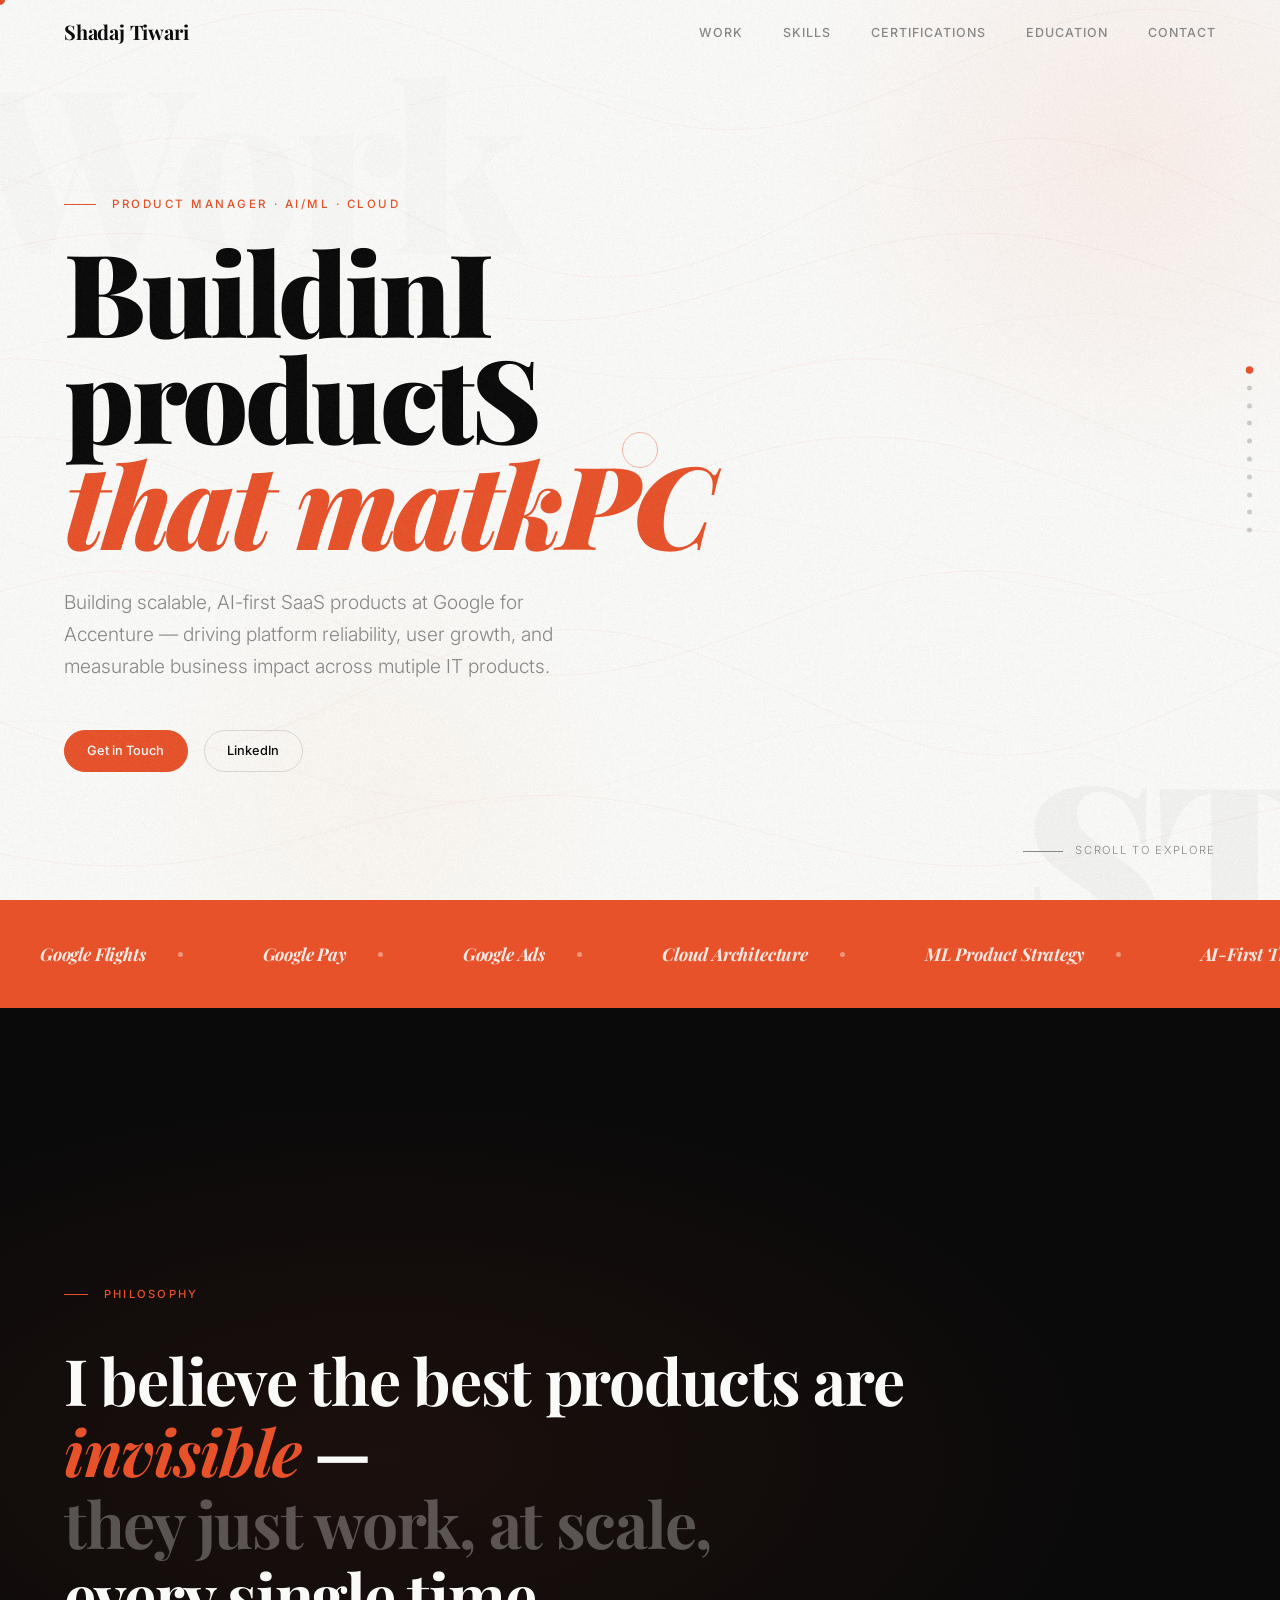
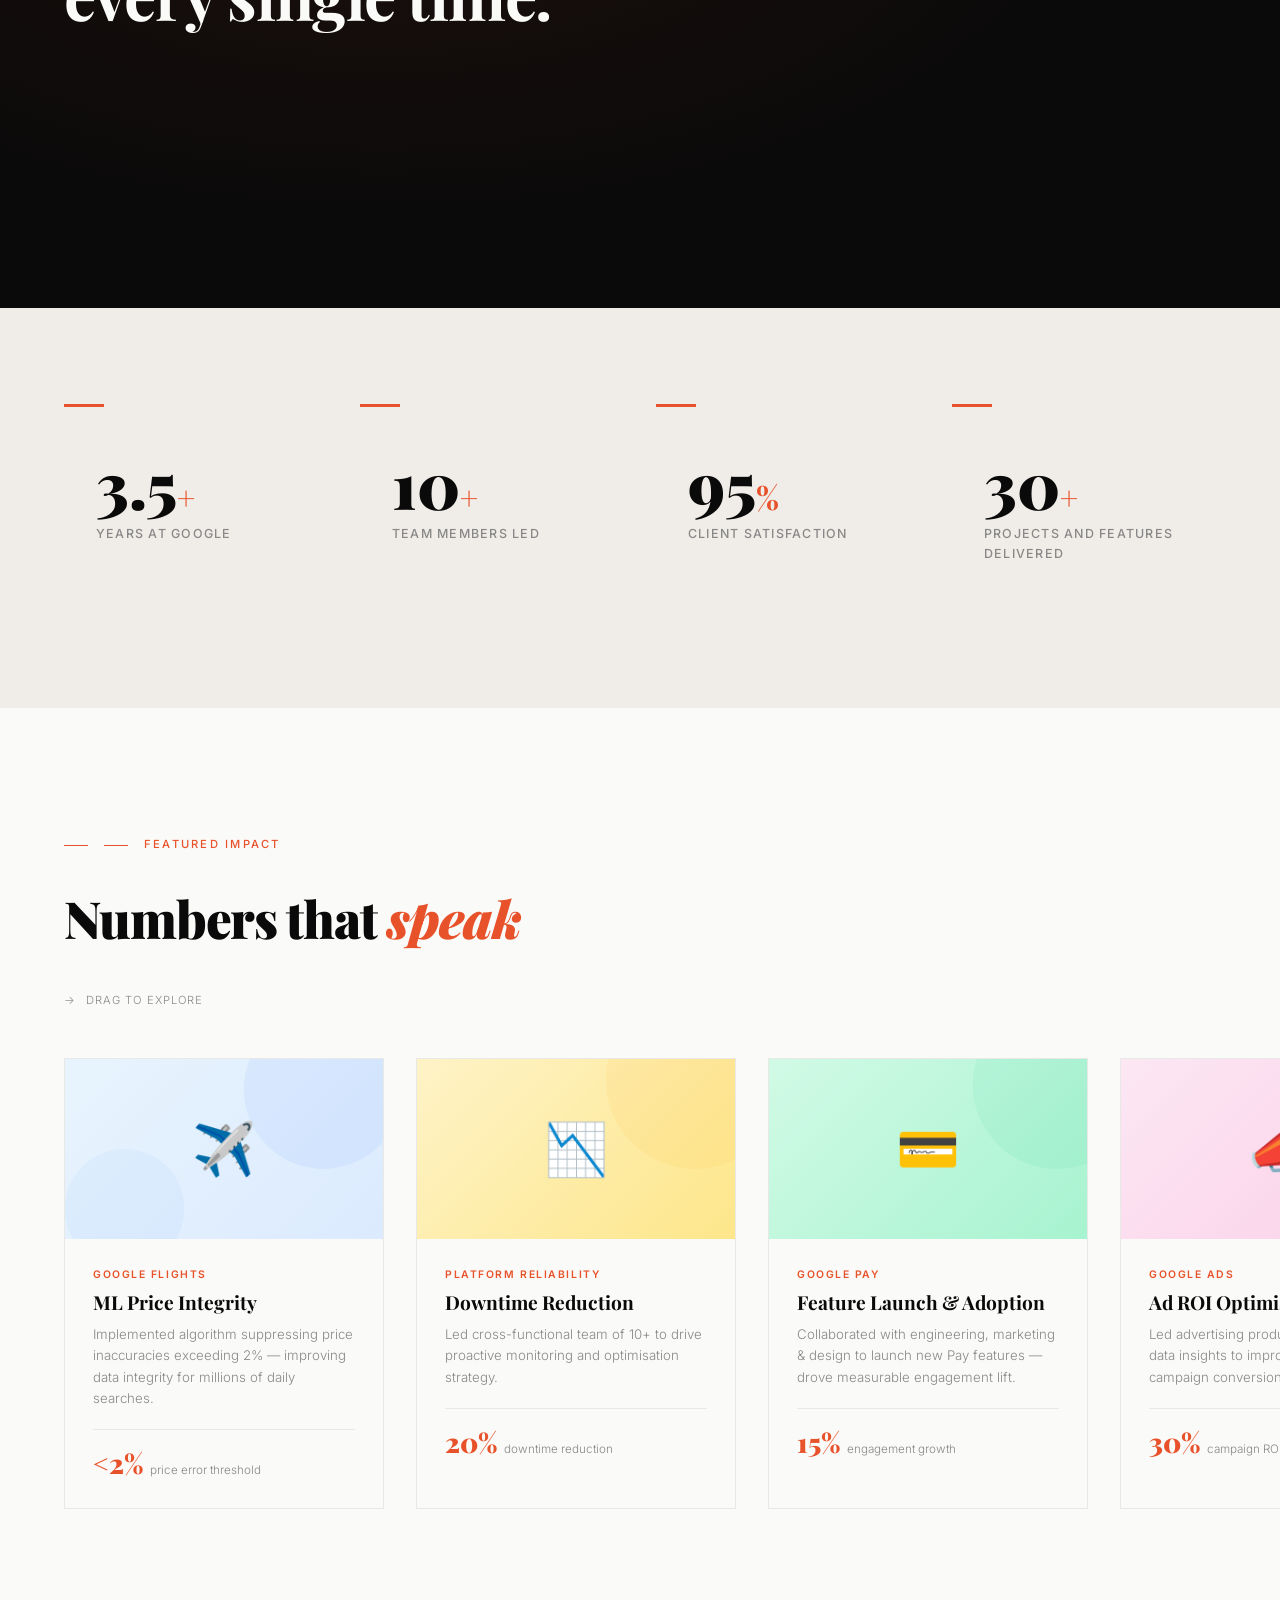
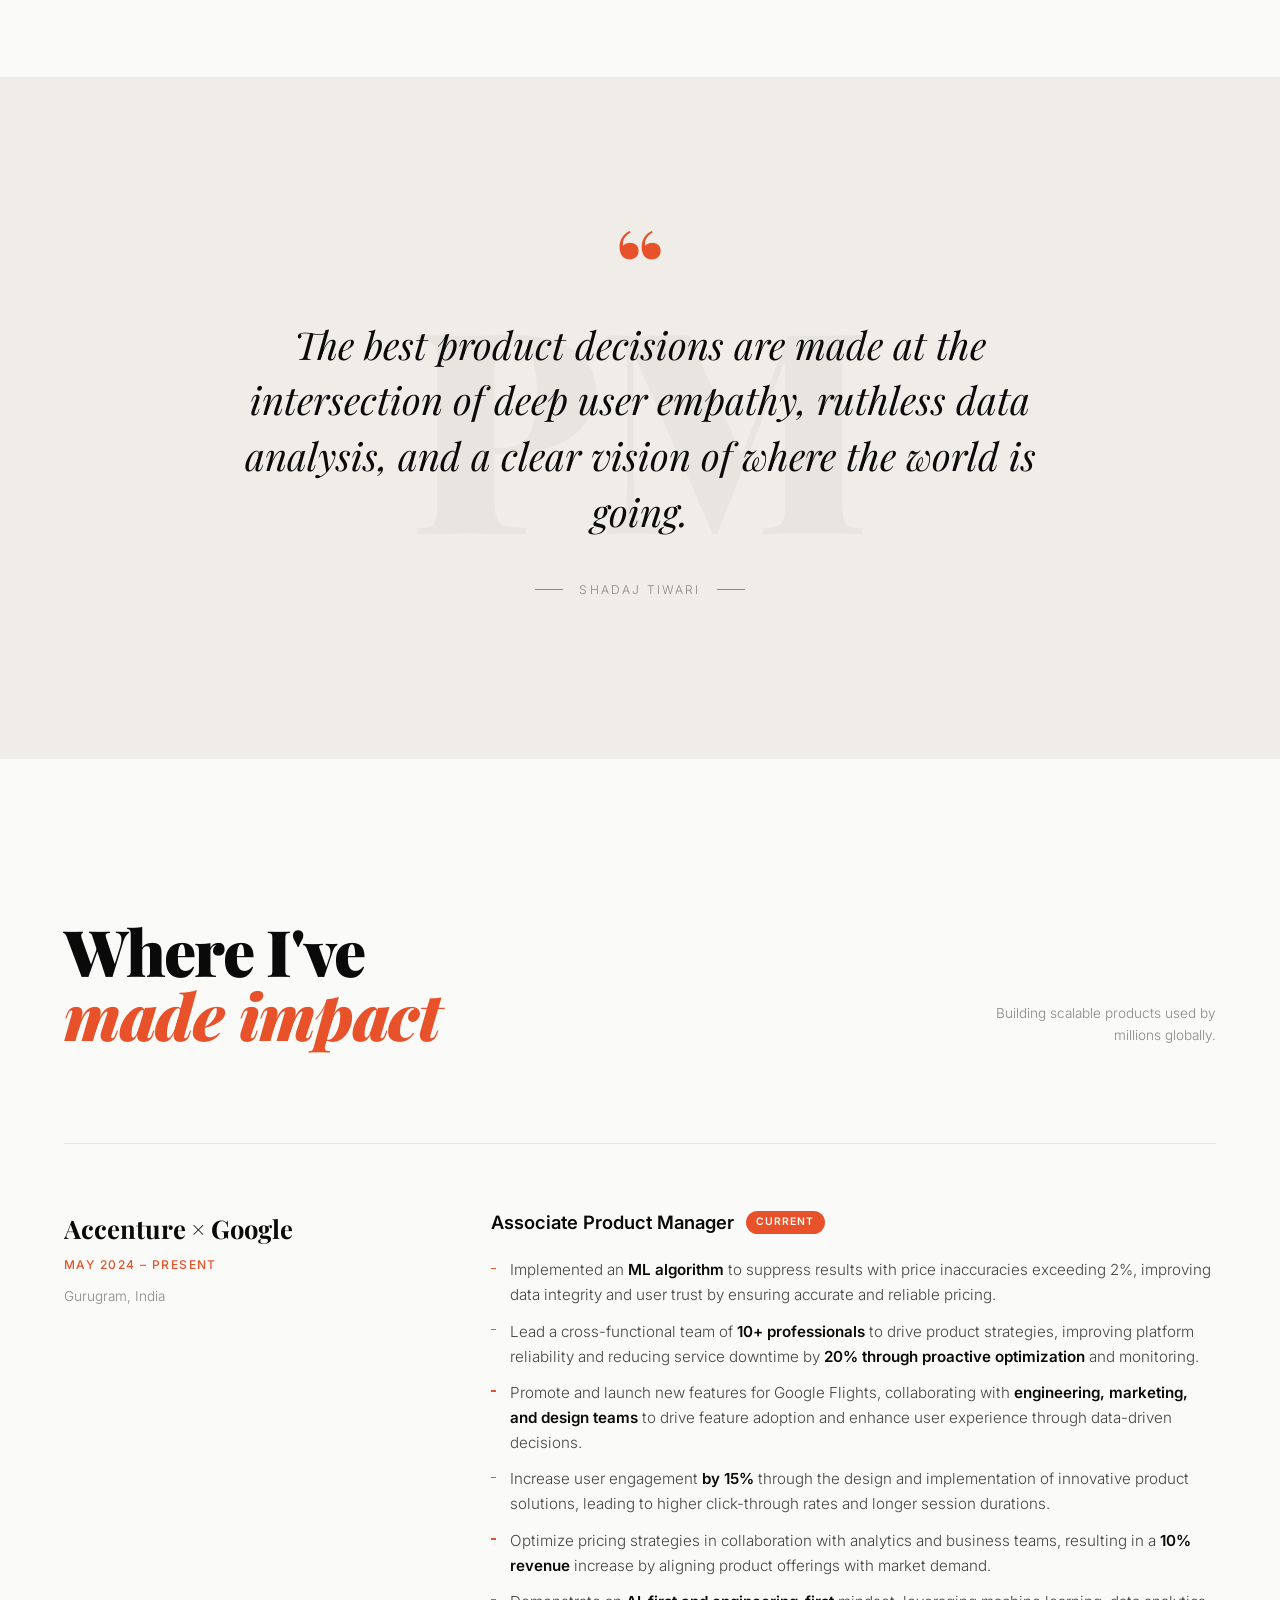
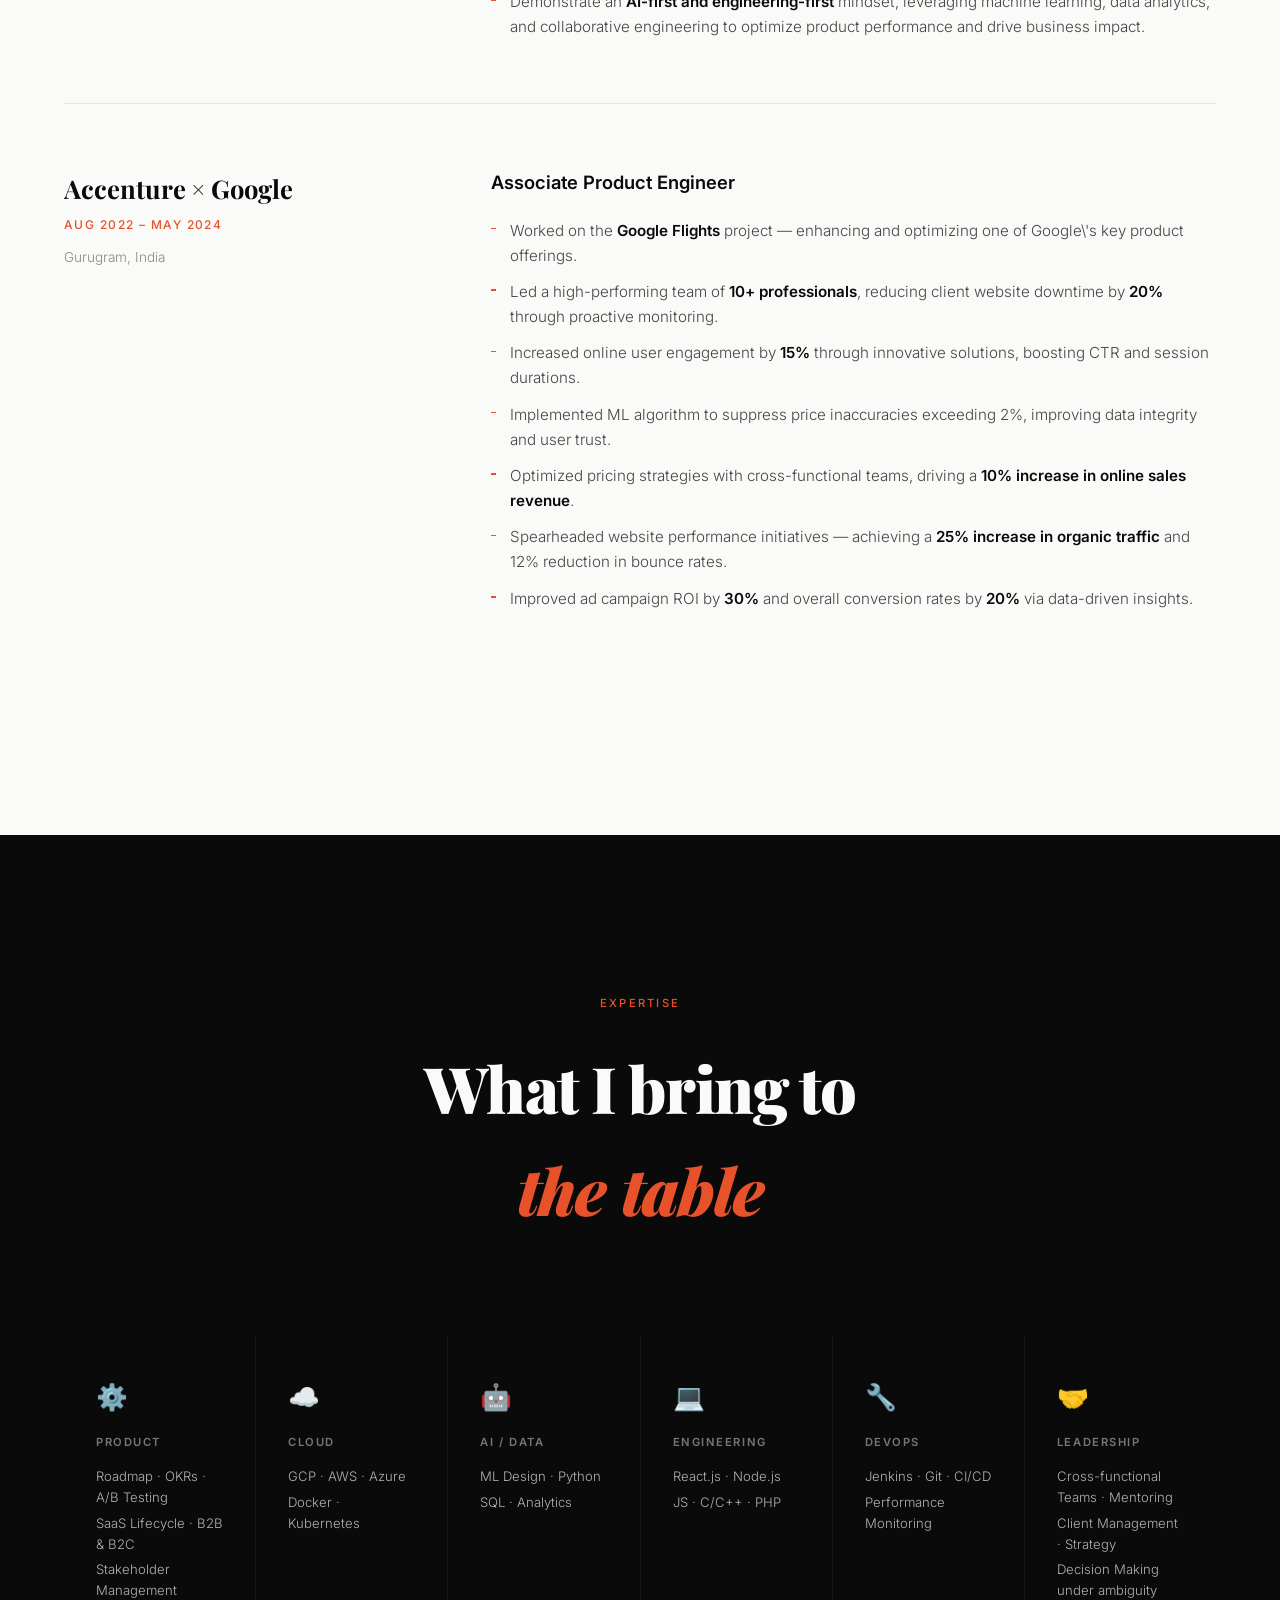
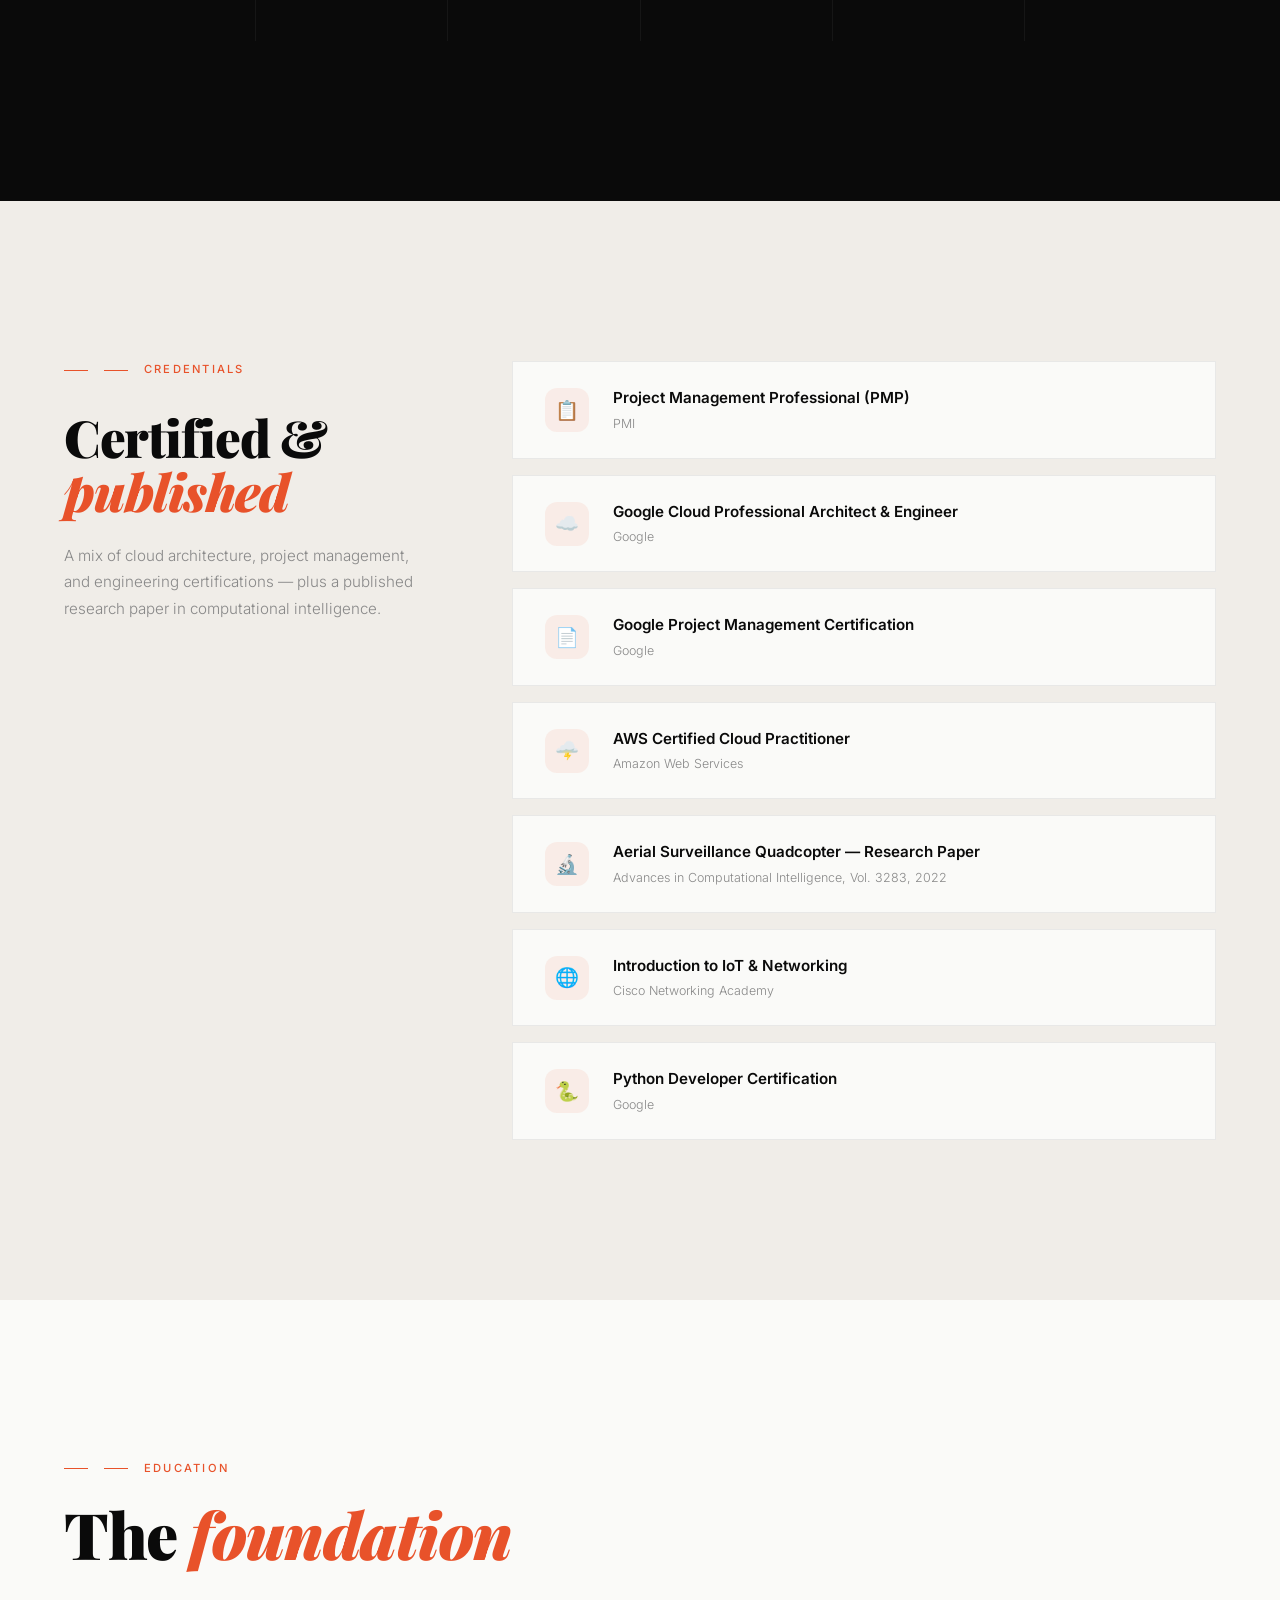
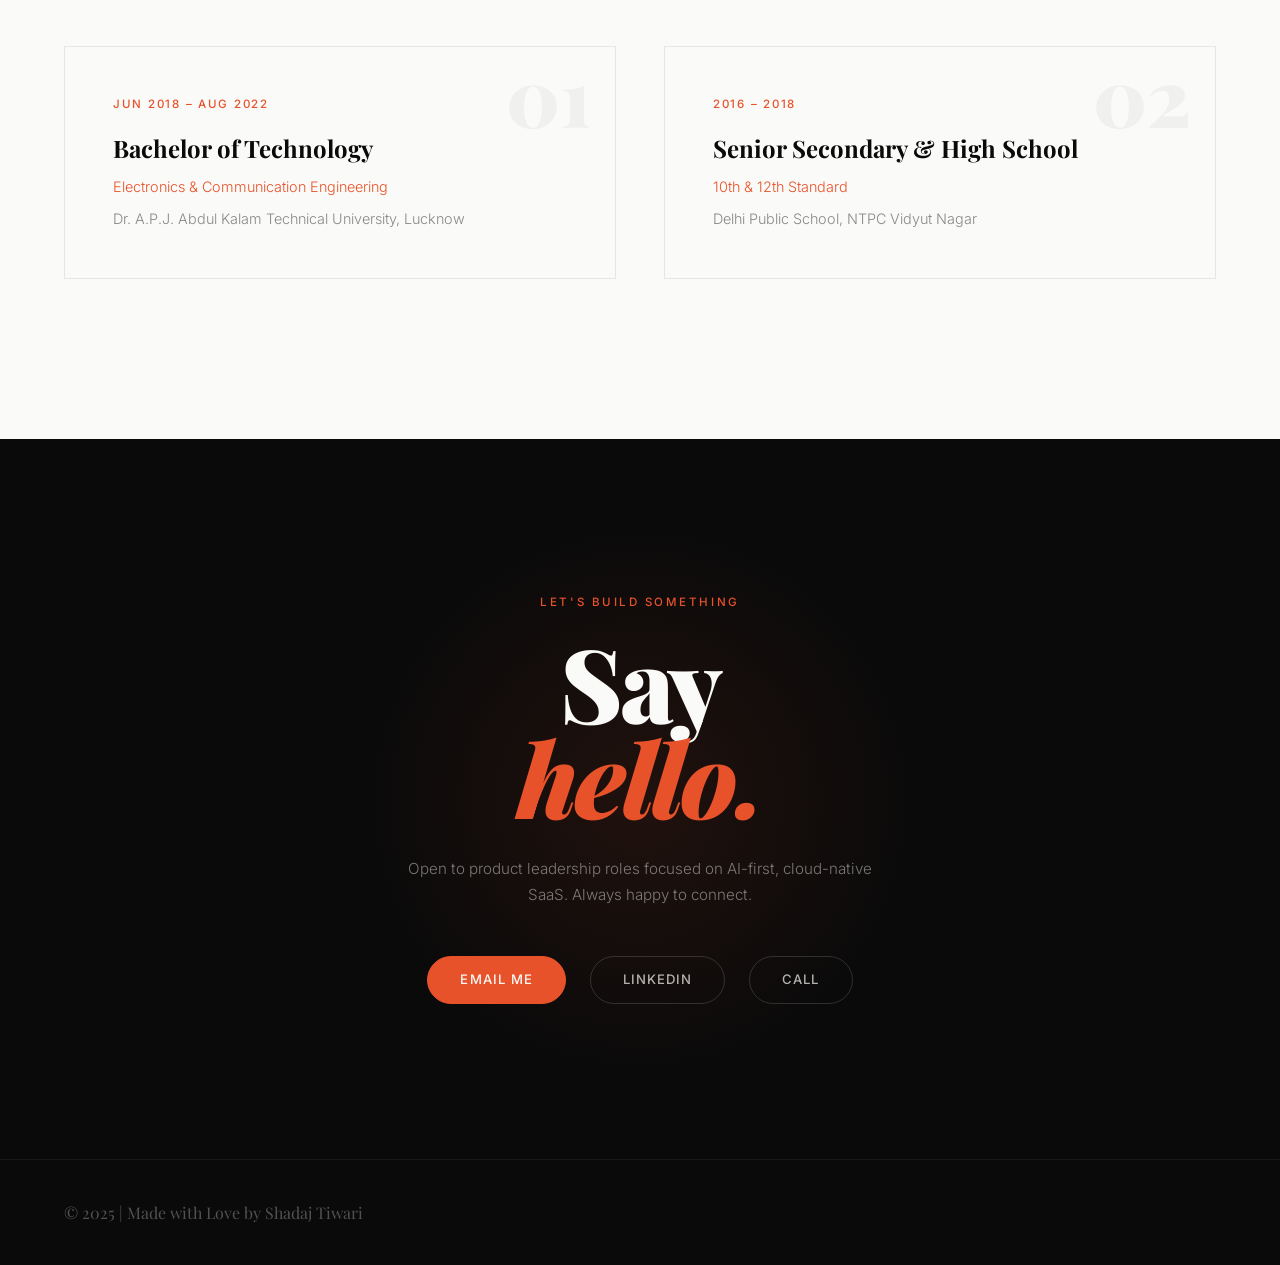
<file: index.html>
<!DOCTYPE html>
<html lang="en">
<head>
<meta charset="UTF-8"/>
<meta name="viewport" content="width=device-width, initial-scale=1.0"/>
<title>Shadaj Tiwari</title>
<link rel="icon" href="https://api.dicebear.com/7.x/initials/svg?seed=ST&backgroundColor=ee6b51&textColor=ffffff" type="image/svg+xml"/>
<link rel="preconnect" href="https://fonts.googleapis.com"/>
<link href="https://fonts.googleapis.com/css2?family=Playfair+Display:ital,wght@0,400;0,700;0,900;1,400;1,700&family=Inter:wght@300;400;500;600&display=swap" rel="stylesheet"/>
<style>
*,*::before,*::after{box-sizing:border-box;margin:0;padding:0}
:root{
  --w:#FAFAF8;
  --b:#0A0A0A;
  --accent:#E8522A;
  --accent2:#F4A261;
  --mid:#888;
  --soft:#F0EDE8;
  --glass:rgba(250,250,248,0.72);
}
html{scroll-behavior:smooth;font-size:16px}
body{
  background:var(--w);
  color:var(--b);
  font-family:'Inter',sans-serif;
  font-weight:300;
  line-height:1.6;
  overflow-x:hidden;
  cursor:none;
}
body.loading{overflow:hidden}

/* ── LOADER ──────────────────────────────────────── */
#loader{
  position:fixed;inset:0;z-index:10000;
  background:var(--b);
  display:flex;flex-direction:column;align-items:center;justify-content:center;
  transition:opacity .8s ease, visibility .8s ease;
}
#loader.hidden{opacity:0;visibility:hidden;pointer-events:none}
.loader-name{
  font-family:'Playfair Display',serif;
  font-size:clamp(2rem,6vw,5rem);font-weight:900;
  color:var(--w);letter-spacing:-.03em;
  display:flex;gap:.08em;overflow:hidden;
}
.loader-name span{
  display:inline-block;opacity:0;transform:translateY(60px);
}
.loader-bar-wrap{
  width:180px;height:1px;background:rgba(255,255,255,.1);
  margin-top:2.5rem;overflow:hidden;border-radius:1px;
}
.loader-bar{height:1px;background:var(--accent);width:0%;transition:width .04s linear}
.loader-pct{
  font-size:.68rem;letter-spacing:.2em;color:rgba(255,255,255,.3);
  margin-top:.75rem;font-variant-numeric:tabular-nums;
}

/* ── NOISE CANVAS ────────────────────────────────── */
#noise-canvas{position:fixed;inset:0;pointer-events:none;z-index:998;opacity:.022}

/* ── HERO CANVAS ─────────────────────────────────── */
#hero-canvas{position:absolute;inset:0;width:100%;height:100%;pointer-events:none;opacity:.45}

/* ── AVAILABILITY CARD ───────────────────────────── */
#avail-card{
  position:fixed;bottom:2rem;right:2rem;z-index:500;
  display:flex;align-items:center;gap:.75rem;
  padding:.85rem 1.4rem;
  background:rgba(10,10,10,.88);backdrop-filter:blur(20px);
  border:1px solid rgba(255,255,255,.08);border-radius:100px;
  transform:translateY(100px);opacity:0;
  transition:transform .7s cubic-bezier(.34,1.56,.64,1),opacity .5s;
  cursor:pointer;
}
#avail-card.show{transform:translateY(0);opacity:1}
#avail-card:hover{border-color:rgba(232,82,42,.5);background:rgba(20,20,20,.92)}
.avail-dot{width:8px;height:8px;border-radius:50%;background:#22c55e;flex-shrink:0;position:relative}
.avail-dot::after{
  content:'';position:absolute;inset:-3px;border-radius:50%;
  background:#22c55e;opacity:.3;animation:availPulse 2s ease-out infinite;
}
@keyframes availPulse{0%{transform:scale(1);opacity:.4}100%{transform:scale(2.4);opacity:0}}
.avail-text{font-size:.7rem;letter-spacing:.1em;text-transform:uppercase;color:rgba(255,255,255,.65);white-space:nowrap}

/* ── SCROLL DOTS ─────────────────────────────────── */
#scroll-dots{
  position:fixed;right:1.75rem;top:50%;transform:translateY(-50%);
  display:flex;flex-direction:column;gap:.8rem;z-index:300;
}
.sdot{
  width:5px;height:5px;border-radius:50%;
  background:rgba(0,0,0,.18);cursor:pointer;
  transition:all .3s;
}
.sdot.active{background:var(--accent);transform:scale(1.5)}
.sdot:hover{background:var(--b)}

/* ── MARQUEE ─────────────────────────────────────── */
.marquee-wrap{
  overflow:hidden;padding:2.5rem 0;background:var(--accent);
}
.marquee-track{
  display:flex;width:max-content;
  animation:marqueeScroll 24s linear infinite;
}
.marquee-track:hover{animation-play-state:paused}
.marquee-item{
  display:flex;align-items:center;gap:2rem;padding:0 2.5rem;white-space:nowrap;
  font-family:'Playfair Display',serif;
  font-size:1.1rem;font-weight:700;font-style:italic;
  color:rgba(250,250,248,.9);letter-spacing:-.01em;
}
.marquee-sep{width:5px;height:5px;border-radius:50%;background:rgba(250,250,248,.4);flex-shrink:0}
@keyframes marqueeScroll{from{transform:translateX(0)}to{transform:translateX(-50%)}}

/* ── FEATURED HORIZONTAL SCROLL ─────────────────── */
#featured{padding:8rem 0;background:var(--w);overflow:hidden}
.feat-header{padding:0 4rem;margin-bottom:2rem}
.feat-drag-hint{
  font-size:.7rem;letter-spacing:.1em;text-transform:uppercase;
  color:var(--mid);padding:0 4rem;margin-bottom:2rem;
  display:flex;align-items:center;gap:.6rem;
}
.drag-arrow{display:inline-block;animation:dragHint 2s ease-in-out infinite}
@keyframes dragHint{0%,100%{transform:translateX(0)}50%{transform:translateX(8px)}}
.feat-track-wrap{
  overflow-x:auto;padding:1rem 4rem 2.5rem;
  scrollbar-width:none;cursor:grab;
  -webkit-overflow-scrolling:touch;
}
.feat-track-wrap:active{cursor:grabbing}
.feat-track-wrap::-webkit-scrollbar{display:none}
.feat-track{display:flex;gap:2rem;width:max-content}
.feat-card{
  width:320px;flex-shrink:0;
  border:1.5px solid rgba(0,0,0,.07);
  overflow:hidden;background:var(--w);
  transition:transform .4s cubic-bezier(.4,0,.2,1),box-shadow .4s,border-color .3s;
}
.feat-card:hover{transform:translateY(-14px) scale(1.01);box-shadow:0 40px 80px rgba(0,0,0,.12);border-color:var(--accent)}
.feat-card-visual{
  height:180px;display:flex;align-items:center;justify-content:center;
  position:relative;overflow:hidden;
}
.feat-card-visual svg{position:absolute;inset:0;width:100%;height:100%}
.feat-card-icon{font-size:3.2rem;position:relative;z-index:1;transition:transform .4s}
.feat-card:hover .feat-card-icon{transform:scale(1.18) translateY(-5px)}
.feat-card-body{padding:1.75rem}
.feat-card-tag{font-size:.65rem;font-weight:600;letter-spacing:.15em;text-transform:uppercase;color:var(--accent);margin-bottom:.5rem}
.feat-card-title{font-family:'Playfair Display',serif;font-size:1.2rem;font-weight:700;margin-bottom:.6rem;line-height:1.2}
.feat-card-desc{font-size:.83rem;color:var(--mid);line-height:1.6}
.feat-card-metric{
  display:flex;align-items:baseline;gap:.35rem;
  margin-top:1.25rem;padding-top:1.25rem;border-top:1px solid rgba(0,0,0,.07);
}
.feat-m-num{font-family:'Playfair Display',serif;font-size:1.7rem;font-weight:900;color:var(--accent);line-height:1}
.feat-m-label{font-size:.73rem;color:var(--mid)}

/* ── QUOTE ───────────────────────────────────────── */
#quote{
  padding:10rem 4rem;background:var(--soft);
  display:flex;flex-direction:column;align-items:center;text-align:center;
  position:relative;overflow:hidden;
}
.quote-bg-text{
  position:absolute;font-family:'Playfair Display',serif;
  font-size:clamp(8rem,22vw,22rem);font-weight:900;
  color:rgba(0,0,0,.035);line-height:1;pointer-events:none;
  top:50%;left:50%;transform:translate(-50%,-50%);white-space:nowrap;
}
.quote-mark{
  font-family:'Playfair Display',serif;font-size:6rem;font-weight:900;
  color:var(--accent);line-height:.5;margin-bottom:2rem;
  opacity:0;transform:scale(.7);transition:opacity .6s,transform .6s;
}
.quote-mark.visible{opacity:1;transform:scale(1)}
.quote-text{
  font-family:'Playfair Display',serif;
  font-size:clamp(1.4rem,3vw,2.5rem);font-weight:400;font-style:italic;
  line-height:1.45;max-width:820px;color:var(--b);position:relative;z-index:1;
}
.quote-attr{
  margin-top:2.5rem;font-size:.75rem;letter-spacing:.18em;text-transform:uppercase;color:var(--mid);
  display:flex;align-items:center;gap:1rem;
}
.quote-attr::before,.quote-attr::after{content:'';width:28px;height:1px;background:var(--mid)}

/* ── MAGNETIC BUTTON ─────────────────────────────── */
.mag-btn{
  display:inline-flex;align-items:center;gap:.6rem;
  padding:.85rem 2.2rem;background:var(--b);color:var(--w);
  font-size:.82rem;font-weight:600;letter-spacing:.1em;text-transform:uppercase;
  text-decoration:none;border-radius:100px;
  transition:background .3s,box-shadow .3s;
  position:relative;overflow:hidden;
}
.mag-btn::before{
  content:'';position:absolute;inset:0;border-radius:100px;
  background:var(--accent);transform:scale(0);transform-origin:center;
  transition:transform .45s cubic-bezier(.4,0,.2,1);
}
.mag-btn:hover::before{transform:scale(1.05)}
.mag-btn span{position:relative;z-index:1}
.mag-btn:hover{box-shadow:0 16px 48px rgba(232,82,42,.35)}

/* ── CURSOR ─────────────────────────────────────── */
#cur{
  position:fixed;width:10px;height:10px;border-radius:50%;
  background:var(--accent);pointer-events:none;z-index:9999;
  transform:translate(-50%,-50%);transition:transform .1s,width .3s,height .3s,background .3s;
  mix-blend-mode:multiply;
}
#cur-ring{
  position:fixed;width:36px;height:36px;border-radius:50%;
  border:1.5px solid rgba(232,82,42,.4);pointer-events:none;z-index:9998;
  transform:translate(-50%,-50%);transition:left .14s ease,top .14s ease,width .3s,height .3s,opacity .3s;
}
body:hover #cur{opacity:1}

/* ── NAV ─────────────────────────────────────────── */
nav{
  position:fixed;top:0;left:0;right:0;z-index:200;
  display:flex;align-items:center;justify-content:space-between;
  padding:0 4rem;height:64px;
  transition:background .4s,backdrop-filter .4s,box-shadow .4s;
}
nav.scrolled{
  background:rgba(250,250,248,.82);
  backdrop-filter:blur(24px);
  box-shadow:0 1px 0 rgba(0,0,0,.07);
}
.nav-logo{
  font-family:'Playfair Display',serif;
  font-size:1.25rem;font-weight:700;letter-spacing:-.01em;
  color:var(--b);text-decoration:none;
}
.nav-links{display:flex;gap:2.5rem;list-style:none}
.nav-links a{
  font-size:.78rem;font-weight:500;letter-spacing:.08em;
  text-transform:uppercase;color:var(--mid);text-decoration:none;
  transition:color .2s;position:relative;
}
.nav-links a::after{
  content:'';position:absolute;left:0;bottom:-3px;
  width:0;height:1.5px;background:var(--accent);transition:width .3s;
}
.nav-links a:hover{color:var(--b)}
.nav-links a:hover::after{width:100%}

/* ── HERO ─────────────────────────────────────────── */
#hero{
  min-height:100svh;display:flex;flex-direction:column;
  justify-content:flex-end;padding:0 4rem 8rem;
  position:relative;overflow:hidden;background:var(--w);
}
.hero-bg-circle{
  position:absolute;border-radius:50%;pointer-events:none;
}
.hbc1{
  width:700px;height:700px;right:-200px;top:-200px;
  background:radial-gradient(circle,rgba(232,82,42,.07) 0%,transparent 70%);
  animation:breathe 6s ease-in-out infinite;
}
.hbc2{
  width:500px;height:500px;left:10%;bottom:-150px;
  background:radial-gradient(circle,rgba(244,162,97,.06) 0%,transparent 70%);
  animation:breathe 8s ease-in-out infinite reverse;
}
@keyframes breathe{0%,100%{transform:scale(1);opacity:.6}50%{transform:scale(1.15);opacity:1}}

.hero-label{
  font-size:.72rem;font-weight:500;letter-spacing:.22em;text-transform:uppercase;
  color:var(--accent);margin-bottom:1.5rem;
  display:flex;align-items:center;gap:1rem;
  opacity:0;animation:slideUp .8s .1s ease forwards;
}
.hero-label::before{content:'';width:32px;height:1px;background:var(--accent)}
.hero-h1{
  font-family:'Playfair Display',serif;
  font-size:clamp(3.5rem,9vw,8.5rem);
  font-weight:900;line-height:.92;letter-spacing:-.03em;
  color:var(--b);max-width:900px;
  opacity:0;animation:slideUp .9s .25s ease forwards;
}
.hero-h1 em{font-style:italic;color:var(--accent)}
.hero-sub{
  font-size:clamp(1rem,1.8vw,1.2rem);font-weight:300;
  color:var(--mid);max-width:520px;line-height:1.65;margin-top:2rem;
  opacity:0;animation:slideUp .8s .45s ease forwards;
}
.hero-pills{
  display:flex;gap:1rem;margin-top:3rem;flex-wrap:wrap;
  opacity:0;animation:slideUp .8s .6s ease forwards;
}
.pill{
  padding:.6rem 1.4rem;border-radius:100px;font-size:.8rem;font-weight:500;
  border:1.5px solid rgba(0,0,0,.12);color:var(--b);
  cursor:pointer;transition:all .25s;text-decoration:none;
  white-space:nowrap;
}
.pill:hover,.pill.filled{background:var(--b);color:var(--w);border-color:var(--b)}
.pill.accent{background:var(--accent);color:var(--w);border-color:var(--accent)}
.pill.accent:hover{background:#c9401e}

.hero-scroll-hint{
  position:absolute;bottom:2.5rem;right:4rem;
  font-size:.7rem;letter-spacing:.15em;text-transform:uppercase;color:var(--mid);
  display:flex;align-items:center;gap:.75rem;
  opacity:0;animation:fadeIn 1s 1.2s ease forwards;
}
.scroll-line{width:40px;height:1px;background:var(--mid);animation:scrollPulse 2s ease-in-out infinite}
@keyframes scrollPulse{0%,100%{transform:scaleX(1);opacity:.5}50%{transform:scaleX(.4);opacity:1}}

/* ── INTRO STATEMENT ──────────────────────────────── */
#statement{
  min-height:100svh;display:flex;align-items:center;
  padding:6rem 4rem;background:var(--b);position:relative;overflow:hidden;
}
.stmt-bg{
  position:absolute;inset:0;
  background:radial-gradient(ellipse at 30% 50%,rgba(232,82,42,.08) 0%,transparent 60%);
  pointer-events:none;
}
.stmt-inner{max-width:980px}
.stmt-tag{
  font-size:.7rem;font-weight:500;letter-spacing:.2em;text-transform:uppercase;
  color:var(--accent);margin-bottom:2.5rem;
  display:flex;align-items:center;gap:1rem;
}
.stmt-tag::before{content:'';width:24px;height:1px;background:var(--accent)}
.stmt-h2{
  font-family:'Playfair Display',serif;
  font-size:clamp(2rem,5vw,4.2rem);
  font-weight:700;line-height:1.12;letter-spacing:-.02em;
  color:var(--w);
}
.stmt-h2 em{font-style:italic;color:var(--accent)}
.stmt-h2 .dim{color:rgba(250,250,248,.3)}

/* ── NUMBERS BAND ─────────────────────────────────── */
#numbers{
  background:var(--soft);padding:6rem 4rem;
  display:grid;grid-template-columns:repeat(4,1fr);gap:2rem;
}
.num-card{position:relative;padding:3rem 2rem}
.num-card::before{
  content:'';position:absolute;top:0;left:0;
  width:40px;height:3px;background:var(--accent);
  transition:width .4s;
}
.num-card:hover::before{width:100%}
.num-big{
  font-family:'Playfair Display',serif;
  font-size:clamp(3rem,5vw,5rem);font-weight:900;
  color:var(--b);line-height:1;margin-bottom:.5rem;
}
.num-big span{font-size:.5em;color:var(--accent)}
.num-label{font-size:.78rem;font-weight:500;letter-spacing:.1em;text-transform:uppercase;color:var(--mid)}

/* ── WORK / EXPERIENCE ───────────────────────────── */
#work{padding:10rem 4rem;background:var(--w)}
.work-header{display:flex;justify-content:space-between;align-items:flex-end;margin-bottom:6rem}
.work-title{
  font-family:'Playfair Display',serif;
  font-size:clamp(2.5rem,5vw,4rem);font-weight:900;
  line-height:1;letter-spacing:-.02em;
}
.work-title em{font-style:italic;color:var(--accent)}
.work-note{font-size:.85rem;color:var(--mid);max-width:260px;text-align:right;line-height:1.6}

.work-item{
  display:grid;grid-template-columns:1fr 2fr;
  gap:4rem;padding:4rem 0;
  border-top:1px solid rgba(0,0,0,.08);
  position:relative;overflow:hidden;
}
.work-item::after{
  content:'';position:absolute;left:0;bottom:0;right:0;
  height:1px;background:var(--accent);transform:scaleX(0);transform-origin:left;
  transition:transform .5s ease;
}
.work-item:hover::after{transform:scaleX(1)}
.work-meta{}
.work-company{
  font-family:'Playfair Display',serif;
  font-size:1.6rem;font-weight:700;margin-bottom:.4rem;
}
.work-period{
  font-size:.75rem;font-weight:500;letter-spacing:.12em;
  text-transform:uppercase;color:var(--accent);margin-bottom:.75rem;
}
.work-loc{font-size:.85rem;color:var(--mid)}
.work-role-title{
  font-size:1.15rem;font-weight:600;margin-bottom:1.25rem;
  display:flex;align-items:center;gap:.75rem;
}
.badge{
  font-size:.65rem;font-weight:600;letter-spacing:.1em;text-transform:uppercase;
  padding:.2rem .65rem;background:var(--accent);color:var(--w);border-radius:100px;
}
.work-bullets{list-style:none;display:flex;flex-direction:column;gap:.7rem}
.work-bullets li{
  font-size:.95rem;color:#444;line-height:1.65;
  padding-left:1.2rem;position:relative;
}
.work-bullets li::before{
  content:'';position:absolute;left:0;top:.65rem;
  width:5px;height:1.5px;background:var(--accent);
}
.work-bullets li strong{color:var(--b);font-weight:600}

/* ── SKILLS MOSAIC ───────────────────────────────── */
#skills{padding:10rem 4rem;background:var(--b)}
.skills-header{text-align:center;margin-bottom:6rem}
.skills-eyebrow{
  font-size:.7rem;font-weight:500;letter-spacing:.2em;text-transform:uppercase;
  color:var(--accent);margin-bottom:1.5rem;
}
.skills-title{
  font-family:'Playfair Display',serif;
  font-size:clamp(2.5rem,5vw,4rem);font-weight:900;
  color:var(--w);letter-spacing:-.02em;
}
.skills-title em{font-style:italic;color:var(--accent)}
.skills-mosaic{
  display:grid;
  grid-template-columns:repeat(6,1fr);
  grid-template-rows:auto;
  gap:1px;background:rgba(255,255,255,.05);
}
.sk{
  padding:2.5rem 2rem;background:var(--b);
  transition:background .3s;position:relative;overflow:hidden;
}
.sk::before{
  content:'';position:absolute;inset:0;
  background:var(--accent);
  transform:translateY(100%);transition:transform .35s cubic-bezier(.4,0,.2,1);
}
.sk:hover::before{transform:translateY(0)}
.sk:hover .sk-name,.sk:hover .sk-tags{color:var(--w)!important}
.sk-icon{font-size:1.6rem;margin-bottom:1rem;position:relative;z-index:1}
.sk-name{
  font-size:.7rem;font-weight:600;letter-spacing:.14em;text-transform:uppercase;
  color:rgba(250,250,248,.45);margin-bottom:.85rem;position:relative;z-index:1;
  transition:color .3s;
}
.sk-tags{
  display:flex;flex-direction:column;gap:.3rem;position:relative;z-index:1;
  transition:color .3s;
}
.sk-tags span{font-size:.82rem;color:rgba(250,250,248,.7)}
/* span sizes */
.sk.wide{grid-column:span 2}
.sk.tall{grid-row:span 2}

/* ── CERTS ────────────────────────────────────────── */
#certs{padding:10rem 4rem;background:var(--soft)}
.certs-layout{display:grid;grid-template-columns:1fr 2fr;gap:6rem;align-items:start}
.certs-sticky{position:sticky;top:6rem}
.certs-title{
  font-family:'Playfair Display',serif;
  font-size:clamp(2rem,4vw,3.2rem);font-weight:900;
  line-height:1.05;letter-spacing:-.02em;margin-bottom:1.5rem;
}
.certs-title em{font-style:italic;color:var(--accent)}
.certs-desc{font-size:.95rem;color:var(--mid);line-height:1.75}
.cert-list{display:flex;flex-direction:column;gap:1rem}
.cert-row{
  display:flex;align-items:center;gap:1.5rem;
  padding:1.5rem 2rem;background:var(--w);
  border:1px solid rgba(0,0,0,.07);
  transition:all .3s;position:relative;overflow:hidden;
}
.cert-row::before{
  content:'';position:absolute;left:0;top:0;bottom:0;
  width:3px;background:var(--accent);transform:scaleY(0);
  transition:transform .3s;
}
.cert-row:hover{transform:translateX(8px);box-shadow:0 8px 32px rgba(0,0,0,.08)}
.cert-row:hover::before{transform:scaleY(1)}
.cert-ico{
  width:44px;height:44px;flex-shrink:0;
  display:flex;align-items:center;justify-content:center;
  background:rgba(232,82,42,.08);border-radius:12px;font-size:1.2rem;
}
.cert-info{}
.cert-name{font-size:.95rem;font-weight:600;color:var(--b);margin-bottom:.2rem}
.cert-org{font-size:.78rem;color:var(--mid)}

/* ── EDUCATION ────────────────────────────────────── */
#education{padding:10rem 4rem;background:var(--w)}
.edu-split{display:grid;grid-template-columns:1fr 1fr;gap:3rem}
.edu-card{
  padding:3rem;border:1.5px solid rgba(0,0,0,.08);
  position:relative;overflow:hidden;transition:all .35s;
}
.edu-card:hover{border-color:var(--accent);transform:translateY(-6px);box-shadow:0 24px 60px rgba(0,0,0,.1)}
.edu-card-num{
  font-family:'Playfair Display',serif;
  font-size:5rem;font-weight:900;
  color:rgba(0,0,0,.04);position:absolute;right:1.5rem;top:.5rem;
  line-height:1;pointer-events:none;
  transition:color .35s;
}
.edu-card:hover .edu-card-num{color:rgba(232,82,42,.06)}
.edu-year{
  font-size:.72rem;font-weight:500;letter-spacing:.15em;text-transform:uppercase;
  color:var(--accent);margin-bottom:1rem;
}
.edu-degree{
  font-family:'Playfair Display',serif;
  font-size:1.5rem;font-weight:700;margin-bottom:.5rem;
}
.edu-field{font-size:.9rem;color:var(--accent);margin-bottom:.5rem}
.edu-school{font-size:.9rem;color:var(--mid)}

/* ── CONTACT CLOSER ──────────────────────────────── */
#contact{
  min-height:80svh;display:flex;flex-direction:column;
  justify-content:center;align-items:center;text-align:center;
  padding:8rem 4rem;background:var(--b);
  position:relative;overflow:hidden;
}
.contact-glow{
  position:absolute;width:600px;height:600px;border-radius:50%;
  background:radial-gradient(circle,rgba(232,82,42,.1) 0%,transparent 65%);
  top:50%;left:50%;transform:translate(-50%,-50%);
  animation:breathe 5s ease-in-out infinite;pointer-events:none;
}
.contact-eyebrow{
  font-size:.72rem;font-weight:500;letter-spacing:.22em;text-transform:uppercase;
  color:var(--accent);margin-bottom:1.5rem;
}
.contact-h2{
  font-family:'Playfair Display',serif;
  font-size:clamp(3rem,8vw,7rem);font-weight:900;
  line-height:.92;letter-spacing:-.03em;color:var(--w);margin-bottom:2rem;
}
.contact-h2 em{font-style:italic;color:var(--accent)}
.contact-links{display:flex;gap:1.5rem;flex-wrap:wrap;justify-content:center;margin-top:3rem}
.contact-link{
  padding:.8rem 2rem;border:1.5px solid rgba(250,250,248,.15);
  color:rgba(250,250,248,.7);font-size:.82rem;font-weight:500;
  letter-spacing:.08em;text-transform:uppercase;text-decoration:none;
  border-radius:100px;transition:all .25s;
}
.contact-link:hover{background:var(--accent);border-color:var(--accent);color:var(--w)}
.contact-link.filled{background:var(--accent);border-color:var(--accent);color:var(--w)}

/* ── FOOTER ─────────────────────────────────────── */
footer{
  padding:2.5rem 4rem;border-top:1px solid rgba(255,255,255,.06);
  background:var(--b);display:flex;justify-content:space-between;align-items:center;
}
.ft-name{
  font-family:'Playfair Display',serif;font-size:1rem;
  color:rgba(250,250,248,.3);
}
.ft-links{display:flex;gap:2rem}
.ft-links a{
  font-size:.75rem;letter-spacing:.1em;text-transform:uppercase;
  color:rgba(250,250,248,.3);text-decoration:none;transition:color .2s;
}
.ft-links a:hover{color:var(--accent)}

/* ── SHARED REVEAL ──────────────────────────────── */
.reveal{
  opacity:0;transform:translateY(36px);
  transition:opacity .75s ease,transform .75s ease;
}
.reveal.visible{opacity:1;transform:translateY(0)}

/* ── PROGRESS BAR ───────────────────────────────── */
#progress{
  position:fixed;top:0;left:0;height:2px;
  background:var(--accent);z-index:999;
  width:0%;transition:width .1s linear;
}

/* ── SECTION DIVIDER ─────────────────────────────── */
.divider{
  height:1px;background:rgba(0,0,0,.07);
  margin:0 4rem;
}

/* ── KEYFRAMES ───────────────────────────────────── */
@keyframes slideUp{
  from{opacity:0;transform:translateY(40px)}
  to{opacity:1;transform:translateY(0)}
}
@keyframes fadeIn{
  from{opacity:0}to{opacity:1}
}

/* ── FLOATING LABEL (parallax feel) ─────────────── */
.float-label{
  position:absolute;font-family:'Playfair Display',serif;
  font-size:clamp(6rem,18vw,16rem);font-weight:900;
  color:rgba(0,0,0,.03);line-height:1;pointer-events:none;
  user-select:none;letter-spacing:-.04em;z-index:0;
  will-change:transform;
}

/* ── MOBILE ─────────────────────────────────────── */
@media(max-width:900px){
  nav{padding:0 1.5rem}
  .nav-links{display:none}
  #hero{padding:0 1.5rem 6rem}
  #statement{padding:5rem 1.5rem}
  #numbers{padding:4rem 1.5rem;grid-template-columns:1fr 1fr}
  #work{padding:6rem 1.5rem}
  .work-header{flex-direction:column;align-items:flex-start;gap:1rem;margin-bottom:3rem}
  .work-note{text-align:left}
  .work-item{grid-template-columns:1fr;gap:2rem;padding:3rem 0}
  #skills{padding:6rem 1.5rem}
  .skills-mosaic{grid-template-columns:repeat(2,1fr)}
  .sk.wide{grid-column:span 1}
  #certs{padding:6rem 1.5rem}
  .certs-layout{grid-template-columns:1fr;gap:3rem}
  .certs-sticky{position:static}
  #education{padding:6rem 1.5rem}
  .edu-split{grid-template-columns:1fr}
  #contact{padding:6rem 1.5rem}
  footer{padding:2rem 1.5rem;flex-direction:column;gap:1rem;text-align:center}
  .ft-links{justify-content:center}
  #cur,#cur-ring{display:none}
  body{cursor:auto}
}
</style>
</head>
<body>

<!-- LOADER -->
<div id="loader">
  <div class="loader-name" id="loader-name"></div>
  <div class="loader-bar-wrap"><div class="loader-bar" id="loader-bar"></div></div>
  <div class="loader-pct" id="loader-pct">0%</div>
</div>

<!-- NOISE -->
<canvas id="noise-canvas"></canvas>

<!-- AVAILABILITY CARD -->
<div id="avail-card" onclick="document.getElementById('contact').scrollIntoView({behavior:'smooth'})">
  <div class="avail-dot"></div>
  <span class="avail-text">Open to opportunities</span>
  <span style="font-size:.7rem;color:var(--accent);margin-left:.2rem">↗</span>
</div>

<!-- SCROLL DOTS -->
<div id="scroll-dots">
  <div class="sdot active" data-section="hero" title="Hero"></div>
  <div class="sdot" data-section="statement" title="Statement"></div>
  <div class="sdot" data-section="numbers" title="Numbers"></div>
  <div class="sdot" data-section="featured" title="Featured"></div>
  <div class="sdot" data-section="work" title="Work"></div>
  <div class="sdot" data-section="quote" title="Quote"></div>
  <div class="sdot" data-section="skills" title="Skills"></div>
  <div class="sdot" data-section="certs" title="Certs"></div>
  <div class="sdot" data-section="education" title="Education"></div>
  <div class="sdot" data-section="contact" title="Contact"></div>
</div>

<div id="progress"></div>
<div id="cur"></div>
<div id="cur-ring"></div>

<!-- NAV -->
<nav id="nav">
  <a class="nav-logo" href="#">Shadaj Tiwari</a>
  <ul class="nav-links">
    <li><a href="#work">Work</a></li>
    <li><a href="#skills">Skills</a></li>
    <li><a href="#certs">Certifications</a></li>
    <li><a href="#education">Education</a></li>
    <li><a href="#contact">Contact</a></li>
  </ul>
</nav>

<!-- HERO -->
<section id="hero">
  <canvas id="hero-canvas"></canvas>
  <div class="hero-bg-circle hbc1"></div>
  <div class="hero-bg-circle hbc2"></div>
  <div class="float-label" id="fl-hero" style="right:-2%;bottom:-8%">ST</div>

  <div class="hero-label">Product Manager · AI/ML · Cloud</div>
  <h1 class="hero-h1" id="hero-h1">Building<br/>products<br/><em>that matter</em></h1>
  <p class="hero-sub">Building scalable, AI-first SaaS products at Google for Accenture — driving platform reliability, user growth, and measurable business impact across mutiple IT products.</p>
  <div class="hero-pills">
    <a class="pill accent" href="mailto:shadajtiwari01@gmail.com">Get in Touch</a>
    <a class="pill" href="https://www.linkedin.com/in/shadaj-tiwari" target="_blank">LinkedIn</a>
  </div>
  <div class="hero-scroll-hint">
    <div class="scroll-line"></div>
    Scroll to explore
  </div>
</section>

<!-- MARQUEE -->
<div class="marquee-wrap">
  <div class="marquee-track" id="marquee-track">
    <div class="marquee-item">Google Flights <div class="marquee-sep"></div></div>
    <div class="marquee-item">Google Pay <div class="marquee-sep"></div></div>
    <div class="marquee-item">Google Ads <div class="marquee-sep"></div></div>
    <div class="marquee-item">Cloud Architecture <div class="marquee-sep"></div></div>
    <div class="marquee-item">ML Product Strategy <div class="marquee-sep"></div></div>
    <div class="marquee-item">AI-First Thinking <div class="marquee-sep"></div></div>
    <div class="marquee-item">Platform Reliability <div class="marquee-sep"></div></div>
    <div class="marquee-item">Team Leadership <div class="marquee-sep"></div></div>
    <div class="marquee-item">Google Flights <div class="marquee-sep"></div></div>
    <div class="marquee-item">Google Pay <div class="marquee-sep"></div></div>
    <div class="marquee-item">Google Ads <div class="marquee-sep"></div></div>
    <div class="marquee-item">Cloud Architecture <div class="marquee-sep"></div></div>
    <div class="marquee-item">ML Product Strategy <div class="marquee-sep"></div></div>
    <div class="marquee-item">AI-First Thinking <div class="marquee-sep"></div></div>
    <div class="marquee-item">Platform Reliability <div class="marquee-sep"></div></div>
    <div class="marquee-item">Team Leadership <div class="marquee-sep"></div></div>
  </div>
</div>

<!-- STATEMENT -->
<section id="statement">
  <div class="stmt-bg"></div>
  <div class="stmt-inner">
    <div class="stmt-tag reveal">Philosophy</div>
    <h2 class="stmt-h2 reveal">
      I believe the best products are <em>invisible</em> —<br/>
      <span class="dim">they just work, at scale,</span><br/>
      every single time.
    </h2>
  </div>
</section>

<!-- NUMBERS -->
<section id="numbers">
  <div class="num-card reveal">
    <div class="num-big" data-target="3.5">0<span>+</span></div>
    <div class="num-label">Years at Google</div>
  </div>
  <div class="num-card reveal" style="transition-delay:.1s">
    <div class="num-big" data-target="10">0<span>+</span></div>
    <div class="num-label">Team Members Led</div>
  </div>
  <div class="num-card reveal" style="transition-delay:.2s">
    <div class="num-big" data-target="95">0<span>%</span></div>
    <div class="num-label">Client Satisfaction</div>
  </div>
  <div class="num-card reveal" style="transition-delay:.3s">
    <div class="num-big" data-target="30">0<span>+</span></div>
    <div class="num-label">Projects and features delivered</div>
  </div>
</section>

<!-- FEATURED WORK CARDS -->
<section id="featured">
  <div class="feat-header reveal">
    <div class="stmt-tag" style="color:var(--accent);display:flex;align-items:center;gap:1rem;font-size:.7rem;font-weight:500;letter-spacing:.2em;text-transform:uppercase;margin-bottom:1.5rem">
      <span style="width:24px;height:1px;background:var(--accent);display:block"></span>
      Featured Impact
    </div>
    <h2 style="font-family:'Playfair Display',serif;font-size:clamp(2rem,4vw,3.2rem);font-weight:900;letter-spacing:-.02em">
      Numbers that <em style="font-style:italic;color:var(--accent)">speak</em>
    </h2>
  </div>
  <div class="feat-drag-hint reveal">
    <span class="drag-arrow">→</span> Drag to explore
  </div>
  <div class="feat-track-wrap" id="feat-track-wrap">
    <div class="feat-track" id="feat-track">

      <div class="feat-card">
        <div class="feat-card-visual" style="background:linear-gradient(135deg,#e8f4fd,#dbeafe)">
          <svg viewBox="0 0 320 180"><circle cx="260" cy="30" r="80" fill="rgba(59,130,246,.07)"/><circle cx="60" cy="150" r="60" fill="rgba(59,130,246,.05)"/></svg>
          <div class="feat-card-icon">✈️</div>
        </div>
        <div class="feat-card-body">
          <div class="feat-card-tag">Google Flights</div>
          <div class="feat-card-title">ML Price Integrity</div>
          <div class="feat-card-desc">Implemented algorithm suppressing price inaccuracies exceeding 2% — improving data integrity for millions of daily searches.</div>
          <div class="feat-card-metric"><div class="feat-m-num">&lt;2%</div><div class="feat-m-label">price error threshold</div></div>
        </div>
      </div>

      <div class="feat-card">
        <div class="feat-card-visual" style="background:linear-gradient(135deg,#fef3c7,#fde68a)">
          <svg viewBox="0 0 320 180"><circle cx="280" cy="20" r="90" fill="rgba(245,158,11,.07)"/></svg>
          <div class="feat-card-icon">📉</div>
        </div>
        <div class="feat-card-body">
          <div class="feat-card-tag">Platform Reliability</div>
          <div class="feat-card-title">Downtime Reduction</div>
          <div class="feat-card-desc">Led cross-functional team of 10+ to drive proactive monitoring and optimisation strategy.</div>
          <div class="feat-card-metric"><div class="feat-m-num">20%</div><div class="feat-m-label">downtime reduction</div></div>
        </div>
      </div>

      <div class="feat-card">
        <div class="feat-card-visual" style="background:linear-gradient(135deg,#d1fae5,#a7f3d0)">
          <svg viewBox="0 0 320 180"><circle cx="290" cy="25" r="85" fill="rgba(16,185,129,.07)"/></svg>
          <div class="feat-card-icon">💳</div>
        </div>
        <div class="feat-card-body">
          <div class="feat-card-tag">Google Pay</div>
          <div class="feat-card-title">Feature Launch &amp; Adoption</div>
          <div class="feat-card-desc">Collaborated with engineering, marketing &amp; design to launch new Pay features — drove measurable engagement lift.</div>
          <div class="feat-card-metric"><div class="feat-m-num">15%</div><div class="feat-m-label">engagement growth</div></div>
        </div>
      </div>

      <div class="feat-card">
        <div class="feat-card-visual" style="background:linear-gradient(135deg,#fce7f3,#fbcfe8)">
          <svg viewBox="0 0 320 180"><circle cx="270" cy="30" r="80" fill="rgba(236,72,153,.06)"/></svg>
          <div class="feat-card-icon">📣</div>
        </div>
        <div class="feat-card-body">
          <div class="feat-card-tag">Google Ads</div>
          <div class="feat-card-title">Ad ROI Optimisation</div>
          <div class="feat-card-desc">Led advertising product initiatives using data insights to improve ad relevance and campaign conversion.</div>
          <div class="feat-card-metric"><div class="feat-m-num">30%</div><div class="feat-m-label">campaign ROI boost</div></div>
        </div>
      </div>

      <div class="feat-card">
        <div class="feat-card-visual" style="background:linear-gradient(135deg,#ede9fe,#ddd6fe)">
          <svg viewBox="0 0 320 180"><circle cx="260" cy="30" r="80" fill="rgba(139,92,246,.07)"/></svg>
          <div class="feat-card-icon">🔍</div>
        </div>
        <div class="feat-card-body">
          <div class="feat-card-tag">SEO &amp; Growth</div>
          <div class="feat-card-title">Organic Traffic Surge</div>
          <div class="feat-card-desc">Spearheaded UX performance enhancements that dramatically improved search visibility and reduced drop-off.</div>
          <div class="feat-card-metric"><div class="feat-m-num">25%</div><div class="feat-m-label">organic traffic increase</div></div>
        </div>
      </div>

      <div class="feat-card">
        <div class="feat-card-visual" style="background:linear-gradient(135deg,#fee2e2,#fecaca)">
          <svg viewBox="0 0 320 180"><circle cx="270" cy="25" r="80" fill="rgba(239,68,68,.06)"/></svg>
          <div class="feat-card-icon">⭐</div>
        </div>
        <div class="feat-card-body">
          <div class="feat-card-tag">Client Relations</div>
          <div class="feat-card-title">Satisfaction Record</div>
          <div class="feat-card-desc">Maintained an industry-leading client satisfaction score through proactive communication and rapid issue resolution.</div>
          <div class="feat-card-metric"><div class="feat-m-num">95%</div><div class="feat-m-label">client satisfaction</div></div>
        </div>
      </div>

    </div>
  </div>
</section>

<!-- QUOTE -->
<section id="quote">
  <div class="quote-bg-text">PM</div>
  <div class="quote-mark reveal">&ldquo;</div>
  <p class="quote-text reveal">
    The best product decisions are made at the intersection of deep user empathy, ruthless data analysis, and a clear vision of where the world is going.
  </p>
  <div class="quote-attr reveal">Shadaj Tiwari</div>
</section>
<section id="work">
  <div class="float-label" style="left:-3%;top:5%;opacity:.4">Work</div>
  <div class="work-header reveal">
    <div class="work-title">Where I've<br/><em>made impact</em></div>
    <div class="work-note">Building scalable products used by millions globally.</div>
  </div>

  <div class="work-item reveal">
    <div class="work-meta">
      <div class="work-company">Accenture × Google</div>
      <div class="work-period">May 2024 – Present</div>
      <div class="work-loc">Gurugram, India</div>
    </div>
    <div>
      <div class="work-role-title">Associate Product Manager<span class="badge">Current</span></div>
      <ul class="work-bullets">
        <li>Implemented an <strong>ML algorithm</strong> to suppress results with price inaccuracies exceeding 2%, improving data integrity and user trust by ensuring accurate and reliable pricing.</li>
        <li>Lead a cross-functional team of <strong>10+ professionals</strong> to drive product strategies, improving platform reliability and reducing service downtime by <strong>20% through proactive optimization</strong> and monitoring.</li>
        <li>Promote and launch new features for Google Flights, collaborating with <strong>engineering, marketing, and design teams</strong> to drive feature adoption and enhance user experience through data-driven decisions.</li>
        <li>Increase user engagement <strong>by 15%</strong> through the design and implementation of innovative product solutions, leading to higher click-through rates and longer session durations.</li>
        <li>Optimize pricing strategies in collaboration with analytics and business teams, resulting in a <strong>10% revenue</strong> increase by aligning product offerings with market demand.</li>
        <li>Demonstrate an <strong>AI-first and engineering-first </strong>mindset, leveraging machine learning, data analytics, and collaborative engineering to optimize product performance and drive business impact.</li>
        </ul>
    </div>
  </div>

  <div class="work-item reveal" style="transition-delay:.1s">
    <div class="work-meta">
      <div class="work-company">Accenture × Google</div>
      <div class="work-period">Aug 2022 – May 2024</div>
      <div class="work-loc">Gurugram, India</div>
    </div>
    <div>
      <div class="work-role-title">Associate Product Engineer</div>
      <ul class="work-bullets">
        <li>Worked on the <strong>Google Flights</strong> project — enhancing and optimizing one of Google\'s key product offerings.</li>
        <li>Led a high-performing team of <strong>10+ professionals</strong>, reducing client website downtime by <strong>20%</strong> through proactive monitoring.</li>
        <li>Increased online user engagement by <strong>15%</strong> through innovative solutions, boosting CTR and session durations.</li>
        <li>Implemented ML algorithm to suppress price inaccuracies exceeding 2%, improving data integrity and user trust.</li>
        <li>Optimized pricing strategies with cross-functional teams, driving a <strong>10% increase in online sales revenue</strong>.</li>
        <li>Spearheaded website performance initiatives — achieving a <strong>25% increase in organic traffic</strong> and 12% reduction in bounce rates.</li>
        <li>Improved ad campaign ROI by <strong>30%</strong> and overall conversion rates by <strong>20%</strong> via data-driven insights.</li>
      </ul>
    </div>
  </div>
</section>

<!-- SKILLS -->
<section id="skills">
  <div class="skills-header reveal">
    <div class="skills-eyebrow">Expertise</div>
    <h2 class="skills-title">What I bring to<br/><em>the table</em></h2>
  </div>
  <div class="skills-mosaic reveal">
    <div class="sk">
      <div class="sk-icon">⚙️</div>
      <div class="sk-name">Product</div>
      <div class="sk-tags">
        <span>Roadmap · OKRs · A/B Testing</span>
        <span>SaaS Lifecycle · B2B &amp; B2C</span>
        <span>Stakeholder Management</span>
      </div>
    </div>
    <div class="sk">
      <div class="sk-icon">☁️</div>
      <div class="sk-name">Cloud</div>
      <div class="sk-tags">
        <span>GCP · AWS · Azure</span>
        <span>Docker · Kubernetes</span>
      </div>
    </div>
    <div class="sk">
      <div class="sk-icon">🤖</div>
      <div class="sk-name">AI / Data</div>
      <div class="sk-tags">
        <span>ML Design · Python</span>
        <span>SQL · Analytics</span>
      </div>
    </div>
    <div class="sk">
      <div class="sk-icon">💻</div>
      <div class="sk-name">Engineering</div>
      <div class="sk-tags">
        <span>React.js · Node.js</span>
        <span>JS · C/C++ · PHP</span>
      </div>
    </div>
    <div class="sk">
      <div class="sk-icon">🔧</div>
      <div class="sk-name">DevOps</div>
      <div class="sk-tags">
        <span>Jenkins · Git · CI/CD</span>
        <span>Performance Monitoring</span>
      </div>
    </div>
    <div class="sk">
      <div class="sk-icon">🤝</div>
      <div class="sk-name">Leadership</div>
      <div class="sk-tags">
        <span>Cross-functional Teams · Mentoring</span>
        <span>Client Management · Strategy</span>
        <span>Decision Making under ambiguity</span>
      </div>
    </div>
  </div>
</section>

<!-- CERTS -->
<section id="certs">
  <div class="certs-layout">
    <div class="certs-sticky reveal">
      <div class="stmt-tag" style="color:var(--accent);display:flex;align-items:center;gap:1rem;font-size:.7rem;font-weight:500;letter-spacing:.2em;text-transform:uppercase;margin-bottom:2rem">
        <span style="width:24px;height:1px;background:var(--accent);display:block"></span>
        Credentials
      </div>
      <h2 class="certs-title">Certified &amp;<br/><em>published</em></h2>
      <p class="certs-desc" style="margin-top:1.5rem">A mix of cloud architecture, project management, and engineering certifications — plus a published research paper in computational intelligence.</p>
    </div>
    <div class="cert-list reveal" style="transition-delay:.1s">
      <div class="cert-row">
        <div class="cert-ico">📋</div>
        <div class="cert-info">
          <div class="cert-name">Project Management Professional (PMP)</div>
          <div class="cert-org">PMI</div>
        </div>
      </div>
      <div class="cert-row">
        <div class="cert-ico">☁️</div>
        <div class="cert-info">
          <div class="cert-name">Google Cloud Professional Architect &amp; Engineer</div>
          <div class="cert-org">Google</div>
        </div>
      </div>
      <div class="cert-row">
        <div class="cert-ico">📄</div>
        <div class="cert-info">
          <div class="cert-name">Google Project Management Certification</div>
          <div class="cert-org">Google</div>
        </div>
      </div>
      <div class="cert-row">
        <div class="cert-ico">🌩️</div>
        <div class="cert-info">
          <div class="cert-name">AWS Certified Cloud Practitioner</div>
          <div class="cert-org">Amazon Web Services</div>
        </div>
      </div>
      <div class="cert-row">
        <div class="cert-ico">🔬</div>
        <div class="cert-info">
          <div class="cert-name">Aerial Surveillance Quadcopter — Research Paper</div>
          <div class="cert-org">Advances in Computational Intelligence, Vol. 3283, 2022</div>
        </div>
      </div>
      <div class="cert-row">
        <div class="cert-ico">🌐</div>
        <div class="cert-info">
          <div class="cert-name">Introduction to IoT &amp; Networking</div>
          <div class="cert-org">Cisco Networking Academy</div>
        </div>
      </div>
      <div class="cert-row">
        <div class="cert-ico">🐍</div>
        <div class="cert-info">
          <div class="cert-name">Python Developer Certification</div>
          <div class="cert-org">Google</div>
        </div>
      </div>
    </div>
  </div>
</section>

<!-- EDUCATION -->
<section id="education">
  <div style="margin-bottom:5rem" class="reveal">
    <div class="stmt-tag" style="color:var(--accent);display:flex;align-items:center;gap:1rem;font-size:.7rem;font-weight:500;letter-spacing:.2em;text-transform:uppercase;margin-bottom:1.5rem">
      <span style="width:24px;height:1px;background:var(--accent);display:block"></span>
      Education
    </div>
    <h2 style="font-family:'Playfair Display',serif;font-size:clamp(2.5rem,5vw,4rem);font-weight:900;letter-spacing:-.02em;line-height:1">
      The <em style="font-style:italic;color:var(--accent)">foundation</em>
    </h2>
  </div>
  <div class="edu-split">
    <div class="edu-card reveal">
      <div class="edu-card-num">01</div>
      <div class="edu-year">Jun 2018 – Aug 2022</div>
      <div class="edu-degree">Bachelor of Technology</div>
      <div class="edu-field">Electronics &amp; Communication Engineering</div>
      <div class="edu-school">Dr. A.P.J. Abdul Kalam Technical University, Lucknow</div>
    </div>
    <div class="edu-card reveal" style="transition-delay:.1s">
      <div class="edu-card-num">02</div>
      <div class="edu-year">2016 – 2018</div>
      <div class="edu-degree">Senior Secondary &amp; High School</div>
      <div class="edu-field">10th &amp; 12th Standard</div>
      <div class="edu-school">Delhi Public School, NTPC Vidyut Nagar</div>
    </div>
  </div>
</section>

<!-- CONTACT -->
<section id="contact">
  <div class="contact-glow"></div>
  <div class="contact-eyebrow reveal">Let's build something</div>
  <h2 class="contact-h2 reveal">Say<br/><em>hello.</em></h2>
  <p style="color:rgba(250,250,248,.45);max-width:480px;line-height:1.7;font-size:.95rem" class="reveal">Open to product leadership roles focused on AI-first, cloud-native SaaS. Always happy to connect.</p>
  <div class="contact-links reveal">
    <a class="contact-link filled" href="mailto:shadajtiwari01@gmail.com">Email Me</a>
    <a class="contact-link" href="https://www.linkedin.com/in/shadaj-tiwari" target="_blank">LinkedIn</a>
    <a class="contact-link" href="tel:+917042731300">Call</a>
  </div>
</section>

<!-- FOOTER -->
<footer>
  <div class="ft-name">© 2025 | Made with Love by Shadaj Tiwari</div>
</footer>

<script>
// ── LOADER ────────────────────────────────────────
(function(){
  document.body.classList.add('loading');
  const name = 'Shadaj Tiwari';
  const el = document.getElementById('loader-name');
  name.split('').forEach((c,i)=>{
    const s = document.createElement('span');
    s.textContent = c === ' ' ? '\u00a0' : c;
    s.style.animationDelay = (i * 55) + 'ms';
    s.style.animation = `loaderChar .5s ${i*55}ms cubic-bezier(.34,1.56,.64,1) forwards`;
    el.appendChild(s);
  });
  const bar = document.getElementById('loader-bar');
  const pct = document.getElementById('loader-pct');
  let p = 0;
  const iv = setInterval(()=>{
    p += Math.random() * 18;
    if(p > 100) p = 100;
    bar.style.width = p + '%';
    pct.textContent = Math.floor(p) + '%';
    if(p >= 100){
      clearInterval(iv);
      setTimeout(()=>{
        document.getElementById('loader').classList.add('hidden');
        document.body.classList.remove('loading');
        setTimeout(()=>{ document.getElementById('avail-card').classList.add('show'); }, 1800);
      }, 400);
    }
  }, 60);
})();

// ── NOISE CANVAS ─────────────────────────────────
(function(){
  const c = document.getElementById('noise-canvas');
  const ctx = c.getContext('2d');
  let w,h;
  function resize(){ w=c.width=window.innerWidth; h=c.height=window.innerHeight; }
  resize(); window.addEventListener('resize',resize);
  function drawNoise(){
    const img = ctx.createImageData(w,h);
    const d = img.data;
    for(let i=0;i<d.length;i+=4){
      const v = Math.random()*255|0;
      d[i]=d[i+1]=d[i+2]=v; d[i+3]=255;
    }
    ctx.putImageData(img,0,0);
    requestAnimationFrame(drawNoise);
  }
  drawNoise();
})();

// ── HERO CANVAS (flowing lines) ───────────────────
(function(){
  const c = document.getElementById('hero-canvas');
  if(!c) return;
  const ctx = c.getContext('2d');
  let w,h,t=0;
  function resize(){ w=c.width=c.offsetWidth; h=c.height=c.offsetHeight; }
  resize(); window.addEventListener('resize',resize);
  const lines = Array.from({length:12},(_,i)=>({
    y: (i+1)/(12+1),
    speed: .0004 + Math.random()*.0003,
    amp: 30 + Math.random()*40,
    phase: Math.random()*Math.PI*2,
    color: i%3===0 ? 'rgba(232,82,42,' : i%3===1 ? 'rgba(244,162,97,' : 'rgba(232,82,42,',
  }));
  function draw(){
    ctx.clearRect(0,0,w,h);
    t += .6;
    lines.forEach(l=>{
      ctx.beginPath();
      for(let x=0;x<=w;x+=4){
        const y = l.y*h + Math.sin((x/w)*Math.PI*3 + t*l.speed*200 + l.phase)*l.amp;
        x===0 ? ctx.moveTo(x,y) : ctx.lineTo(x,y);
      }
      ctx.strokeStyle = l.color + '.12)';
      ctx.lineWidth = 1;
      ctx.stroke();
    });
    requestAnimationFrame(draw);
  }
  draw();
})();

// ── CURSOR ────────────────────────────────────────
const cur = document.getElementById('cur');
const ring = document.getElementById('cur-ring');
let mx=window.innerWidth/2, my=window.innerHeight/2, rx=mx, ry=my;
document.addEventListener('mousemove', e=>{ mx=e.clientX; my=e.clientY; cur.style.left=mx+'px'; cur.style.top=my+'px'; });
(function animRing(){
  rx+=(mx-rx)*.1; ry+=(my-ry)*.1;
  ring.style.left=Math.round(rx)+'px'; ring.style.top=Math.round(ry)+'px';
  requestAnimationFrame(animRing);
})();
document.querySelectorAll('a,button,.pill,.cert-row,.sk,.feat-card,.work-item').forEach(el=>{
  el.addEventListener('mouseenter',()=>{ cur.style.width='20px'; cur.style.height='20px'; ring.style.width='56px'; ring.style.height='56px'; ring.style.opacity='.25'; });
  el.addEventListener('mouseleave',()=>{ cur.style.width='10px'; cur.style.height='10px'; ring.style.width='36px'; ring.style.height='36px'; ring.style.opacity='1'; });
});

// ── MAGNETIC BUTTONS ─────────────────────────────
document.querySelectorAll('.pill,.mag-btn').forEach(btn=>{
  btn.addEventListener('mousemove', e=>{
    const r = btn.getBoundingClientRect();
    const bx = e.clientX-r.left-r.width/2;
    const by = e.clientY-r.top-r.height/2;
    btn.style.transform = `translate(${bx*.18}px,${by*.18}px)`;
  });
  btn.addEventListener('mouseleave',()=>{ btn.style.transform=''; });
});

// ── NAV + PROGRESS + PARALLAX ─────────────────────
const nav = document.getElementById('nav');
window.addEventListener('scroll',()=>{
  const sy = window.scrollY;
  nav.classList.toggle('scrolled', sy > 60);
  const pct = sy/(document.body.scrollHeight-window.innerHeight)*100;
  document.getElementById('progress').style.width = pct+'%';
  document.querySelectorAll('.float-label').forEach(el=>{
    el.style.transform = `translateY(${sy*.05}px)`;
  });
});

// ── SCROLL DOTS ───────────────────────────────────
const sectionIds = ['hero','statement','numbers','featured','work','quote','skills','certs','education','contact'];
const sdots = document.querySelectorAll('.sdot');
sdots.forEach(d=>{
  d.addEventListener('click',()=>{
    const s = document.getElementById(d.dataset.section);
    if(s) s.scrollIntoView({behavior:'smooth'});
  });
});
const dotIO = new IntersectionObserver(entries=>{
  entries.forEach(e=>{
    if(e.isIntersecting){
      sdots.forEach(d=>d.classList.remove('active'));
      const match = document.querySelector(`.sdot[data-section="${e.target.id}"]`);
      if(match) match.classList.add('active');
    }
  });
},{threshold:.4});
sectionIds.forEach(id=>{ const s=document.getElementById(id); if(s) dotIO.observe(s); });

// ── REVEAL ────────────────────────────────────────
const revealIO = new IntersectionObserver(entries=>{
  entries.forEach(e=>{ if(e.isIntersecting){ e.target.classList.add('visible'); revealIO.unobserve(e.target); } });
},{threshold:.1});
document.querySelectorAll('.reveal').forEach(r=>revealIO.observe(r));

// ── QUOTE MARK ────────────────────────────────────
const qmIO = new IntersectionObserver(entries=>{
  entries.forEach(e=>{ if(e.isIntersecting) e.target.classList.add('visible'); });
},{threshold:.5});
document.querySelectorAll('.quote-mark').forEach(q=>qmIO.observe(q));

// ── COUNT-UP ─────────────────────────────────────
document.querySelectorAll('.num-big[data-target]').forEach(el=>{
  const numIO = new IntersectionObserver(entries=>{
    if(!entries[0].isIntersecting) return;
    const target = parseFloat(el.dataset.target);
    const suffix = el.querySelector('span').outerHTML;
    const isFloat = target%1!==0;
    const dur=1800, start=performance.now();
    const tick=now=>{
      const t=Math.min((now-start)/dur,1);
      const ease=1-Math.pow(1-t,4);
      el.innerHTML=(isFloat?(target*ease).toFixed(1):Math.floor(target*ease))+suffix;
      if(t<1) requestAnimationFrame(tick);
    };
    requestAnimationFrame(tick);
    numIO.unobserve(el);
  },{threshold:.6});
  numIO.observe(el);
});

// ── ACTIVE NAV ───────────────────────────────────
const navLinks = document.querySelectorAll('.nav-links a');
const secIO = new IntersectionObserver(entries=>{
  entries.forEach(e=>{
    if(e.isIntersecting){
      navLinks.forEach(a=>a.style.color='');
      const m=document.querySelector(`.nav-links a[href="#${e.target.id}"]`);
      if(m) m.style.color='var(--b)';
    }
  });
},{threshold:.4});
document.querySelectorAll('section[id]').forEach(s=>secIO.observe(s));

// ── 3D TILT on WORK ITEMS ─────────────────────────
document.querySelectorAll('.work-item').forEach(card=>{
  card.addEventListener('mousemove',e=>{
    const r=card.getBoundingClientRect();
    const x=(e.clientY-r.top-r.height/2)/r.height*3;
    const y=-(e.clientX-r.left-r.width/2)/r.width*3;
    card.style.transform=`perspective(1000px) rotateX(${x}deg) rotateY(${y}deg) translateZ(4px)`;
  });
  card.addEventListener('mouseleave',()=>{ card.style.transform=''; });
});

// ── HORIZONTAL DRAG SCROLL ────────────────────────
const wrap = document.getElementById('feat-track-wrap');
if(wrap){
  let isDown=false, startX, scrollLeft;
  wrap.addEventListener('mousedown',e=>{ isDown=true; wrap.classList.add('active'); startX=e.pageX-wrap.offsetLeft; scrollLeft=wrap.scrollLeft; });
  wrap.addEventListener('mouseleave',()=>{ isDown=false; });
  wrap.addEventListener('mouseup',()=>{ isDown=false; });
  wrap.addEventListener('mousemove',e=>{ if(!isDown)return; e.preventDefault(); const x=e.pageX-wrap.offsetLeft; const walk=(x-startX)*1.5; wrap.scrollLeft=scrollLeft-walk; });
}

// ── TEXT SCRAMBLE on HERO H1 ──────────────────────
(function(){
  const el = document.getElementById('hero-h1');
  if(!el) return;
  const chars = 'ABCDEFGHIJKLMNOPQRSTUVWXYZabcdefghijklmnopqrstuvwxyz';
  const original = el.innerHTML;
  let resolved = false;
  setTimeout(()=>{
    if(resolved) return;
    resolved = true;
    const textNodes = [];
    function walk(node){
      if(node.nodeType===3) textNodes.push(node);
      else node.childNodes.forEach(walk);
    }
    walk(el);
    let iterations = 0;
    const origTexts = textNodes.map(n=>n.textContent);
    const iv = setInterval(()=>{
      textNodes.forEach((node,ni)=>{
        const orig = origTexts[ni];
        node.textContent = orig.split('').map((c,i)=>{
          if(c===' '||c==='\n') return c;
          if(i < iterations/2) return c;
          return chars[Math.floor(Math.random()*chars.length)];
        }).join('');
      });
      if(iterations >= origTexts.reduce((a,t)=>a+t.replace(/\s/g,'').length,0)*2){
        textNodes.forEach((node,ni)=>{ node.textContent=origTexts[ni]; });
        clearInterval(iv);
      }
      iterations += 0.8;
    }, 30);
  }, 1800);
})();

// ── SKILL CARD RIPPLE ────────────────────────────
document.querySelectorAll('.sk').forEach(sk=>{
  sk.addEventListener('click',e=>{
    const r=sk.getBoundingClientRect();
    const rip=document.createElement('div');
    rip.style.cssText=`position:absolute;border-radius:50%;width:0;height:0;background:rgba(255,255,255,.3);transform:translate(-50%,-50%);left:${e.clientX-r.left}px;top:${e.clientY-r.top}px;animation:ripple .6s ease-out forwards;pointer-events:none`;
    sk.appendChild(rip);
    setTimeout(()=>rip.remove(),700);
  });
});

// Add ripple keyframe
const ripStyle=document.createElement('style');
ripStyle.textContent='@keyframes ripple{to{width:200px;height:200px;opacity:0}}';
document.head.appendChild(ripStyle);

// ── FEAT CARD TILT ───────────────────────────────
document.querySelectorAll('.feat-card').forEach(card=>{
  card.addEventListener('mousemove',e=>{
    const r=card.getBoundingClientRect();
    const x=(e.clientY-r.top-r.height/2)/r.height*8;
    const y=-(e.clientX-r.left-r.width/2)/r.width*8;
    card.style.transform=`perspective(600px) rotateX(${x}deg) rotateY(${y}deg) translateY(-14px) scale(1.01)`;
  });
  card.addEventListener('mouseleave',()=>{ card.style.transform=''; });
});
</script>
</body>
</html>
</file>
